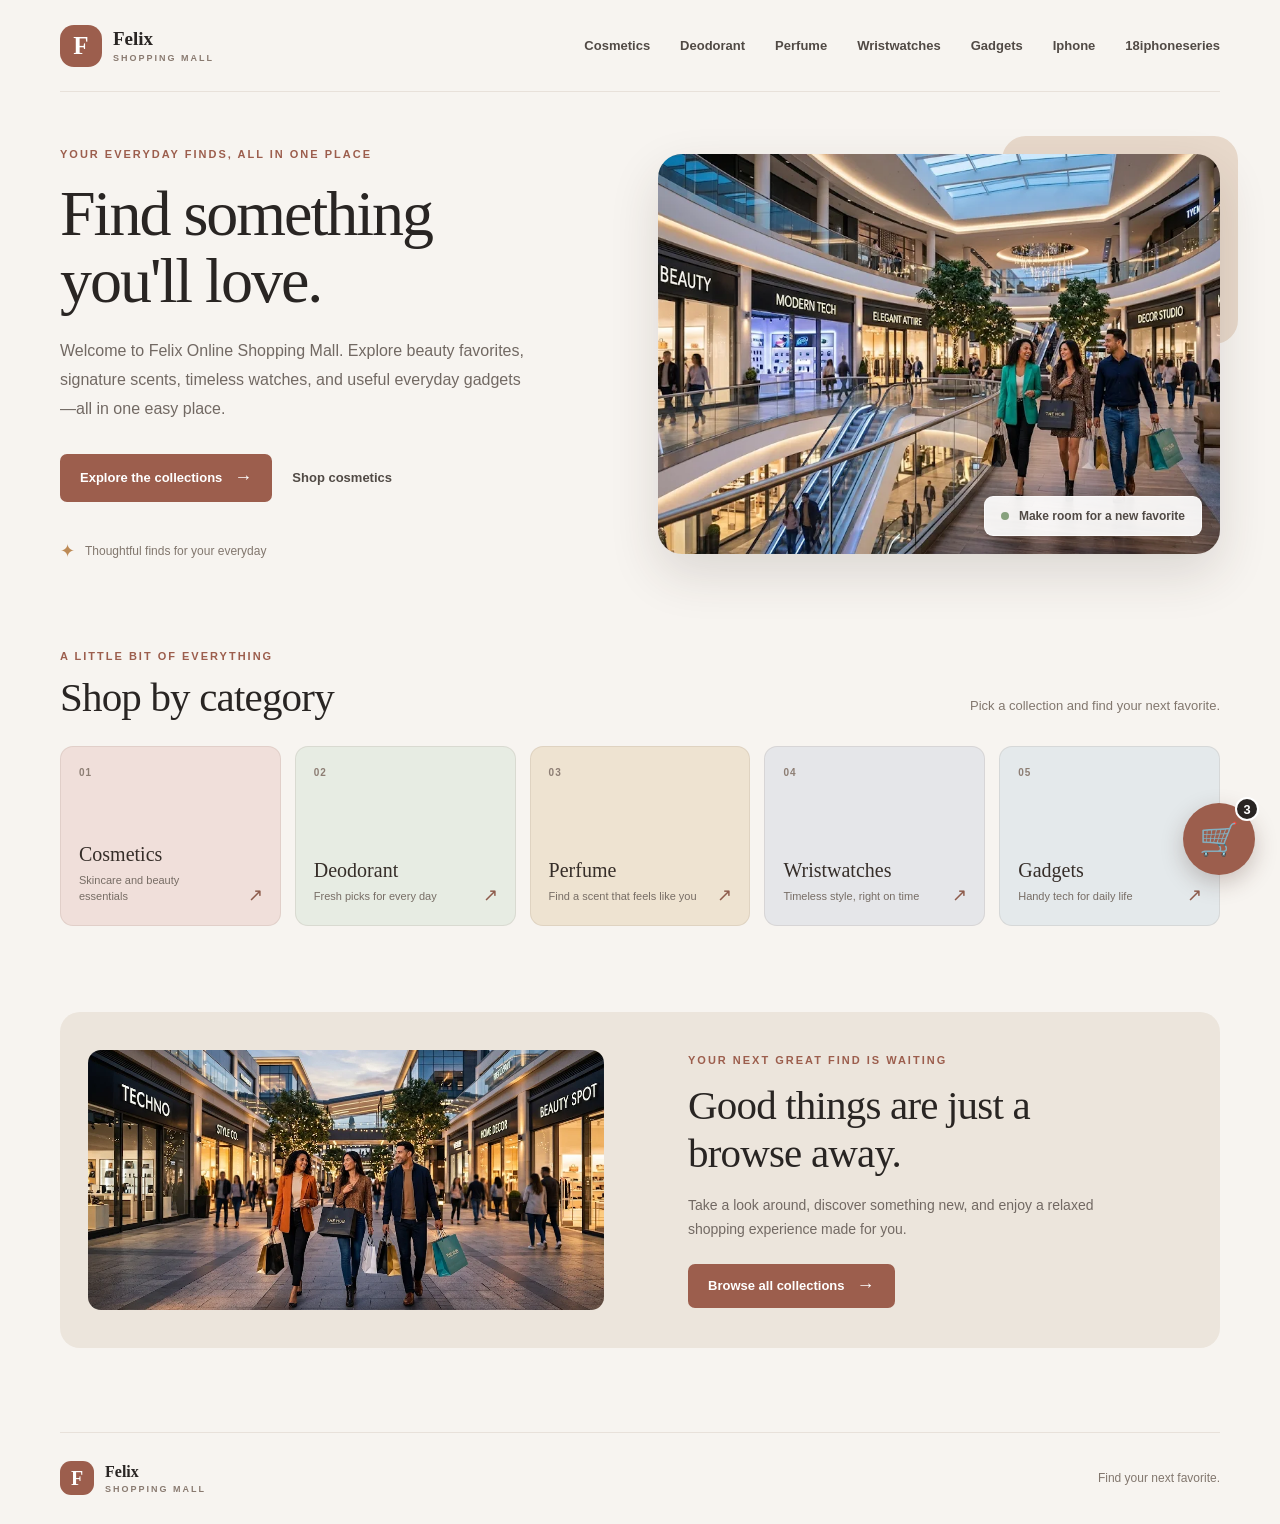
<file: index.html>
<!DOCTYPE html>
<html lang="en">
<head>
    <meta charset="UTF-8">
    <meta name="viewport" content="width=device-width, initial-scale=1">
    <title>Felix Online Shopping Mall</title>
    <link rel="stylesheet" href="style.css">
</head>
<body class="home-page">
    <header class="home-header">
        <a class="home-brand" href="index.html" aria-label="Felix Shopping Mall home">
            <span class="home-brand-mark" aria-hidden="true">F</span>
            <span class="home-brand-name">Felix<span>SHOPPING MALL</span></span>
        </a>
        <nav class="home-nav" aria-label="Shop categories">
            <a href="cosmetics.html">Cosmetics</a>
            <a href="deodorant.html">Deodorant</a>
            <a href="perfume.html">Perfume</a>
            <a href="wristwatch.html">Wristwatches</a>
            <a href="gadget.html">Gadgets</a>
            <a href="iphone.html">Iphone</a>
            <a href="18promax.html">18iphoneseries</a>
        </nav>
    </header>

    <main>
        <section class="home-hero">
            <div class="home-hero-copy">
                <p class="home-eyebrow">YOUR EVERYDAY FINDS, ALL IN ONE PLACE</p>
                <h1>Find something you'll love.</h1>
                <p class="home-intro">Welcome to Felix Online Shopping Mall. Explore beauty favorites, signature scents, timeless watches, and useful everyday gadgets—all in one easy place.</p>
                <div class="home-hero-actions">
                    <a class="home-primary-link" href="#categories">Explore the collections <span aria-hidden="true">→</span></a>
                    <a class="home-secondary-link" href="cosmetics.html">Shop cosmetics</a>
                </div>
                <div class="home-highlight">
                    <span class="home-highlight-icon" aria-hidden="true">✦</span>
                    <span>Thoughtful finds for your everyday</span>
                </div>
            </div>
            <div class="home-hero-visual">
                <img src="image/secondpiconline.webp" alt="Shoppers exploring a bright modern shopping mall">
                <div class="home-image-caption">
                    <span class="home-caption-dot" aria-hidden="true"></span>
                    <span>Make room for a new favorite</span>
                </div>
            </div>
        </section>

        <section class="home-categories" id="categories" aria-labelledby="categories-title">
            <div class="home-section-heading">
                <div>
                    <p class="home-eyebrow">A LITTLE BIT OF EVERYTHING</p>
                    <h2 id="categories-title">Shop by category</h2>
                </div>
                <p>Pick a collection and find your next favorite.</p>
            </div>
            <div class="home-category-grid">
                <a class="home-category-card home-category-beauty" href="cosmetics.html">
                    <span class="home-category-number">01</span>
                    <span class="home-category-title">Cosmetics</span>
                    <span class="home-category-description">Skincare and beauty essentials</span>
                    <span class="home-category-arrow" aria-hidden="true">↗</span>
                </a>
                <a class="home-category-card home-category-fresh" href="deodorant.html">
                    <span class="home-category-number">02</span>
                    <span class="home-category-title">Deodorant</span>
                    <span class="home-category-description">Fresh picks for every day</span>
                    <span class="home-category-arrow" aria-hidden="true">↗</span>
                </a>
                <a class="home-category-card home-category-scent" href="perfume.html">
                    <span class="home-category-number">03</span>
                    <span class="home-category-title">Perfume</span>
                    <span class="home-category-description">Find a scent that feels like you</span>
                    <span class="home-category-arrow" aria-hidden="true">↗</span>
                </a>
                <a class="home-category-card home-category-time" href="wristwatch.html">
                    <span class="home-category-number">04</span>
                    <span class="home-category-title">Wristwatches</span>
                    <span class="home-category-description">Timeless style, right on time</span>
                    <span class="home-category-arrow" aria-hidden="true">↗</span>
                </a>
                <a class="home-category-card home-category-tech" href="gadget.html">
                    <span class="home-category-number">05</span>
                    <span class="home-category-title">Gadgets</span>
                    <span class="home-category-description">Handy tech for daily life</span>
                    <span class="home-category-arrow" aria-hidden="true">↗</span>
                </a>
            </div>
        </section>

        <section class="home-promo">
            <img src="image/onlineshop.webp" alt="Friends enjoying a day of shopping together">
            <div class="home-promo-copy">
                <p class="home-eyebrow">YOUR NEXT GREAT FIND IS WAITING</p>
                <h2>Good things are just a browse away.</h2>
                <p>Take a look around, discover something new, and enjoy a relaxed shopping experience made for you.</p>
                <a class="home-primary-link" href="#categories">Browse all collections <span aria-hidden="true">→</span></a>
            </div>
        </section>
    </main>

    <footer class="home-footer">
        <a class="home-brand home-footer-brand" href="index.html">
            <span class="home-brand-mark" aria-hidden="true">F</span>
            <span class="home-brand-name">Felix<span>SHOPPING MALL</span></span>
        </a>
        <p>Find your next favorite.</p>
    </footer>

    <div class="floating-cart" aria-label="Shopping cart">
        <span class="cart-icon">🛒</span>
        <span class="cart-count">3</span>
    </div>
</body>
</html>
</file>
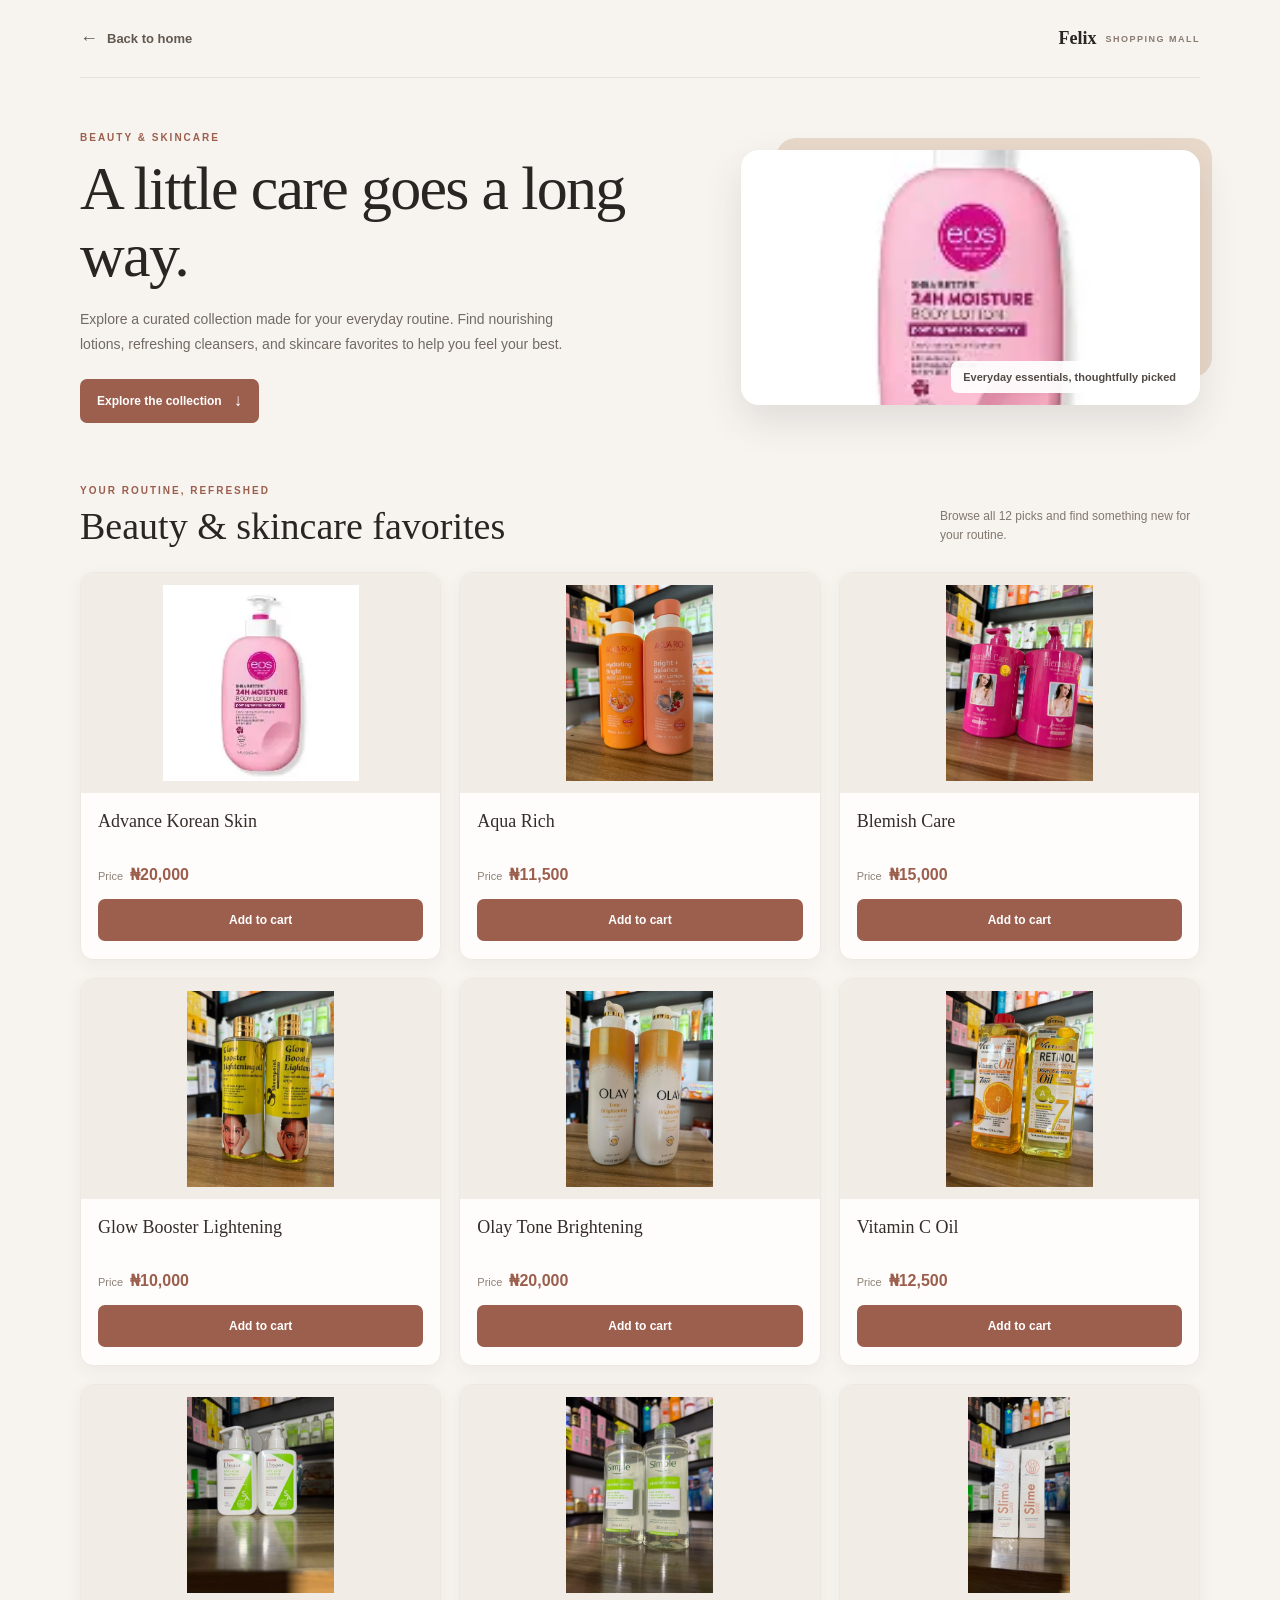
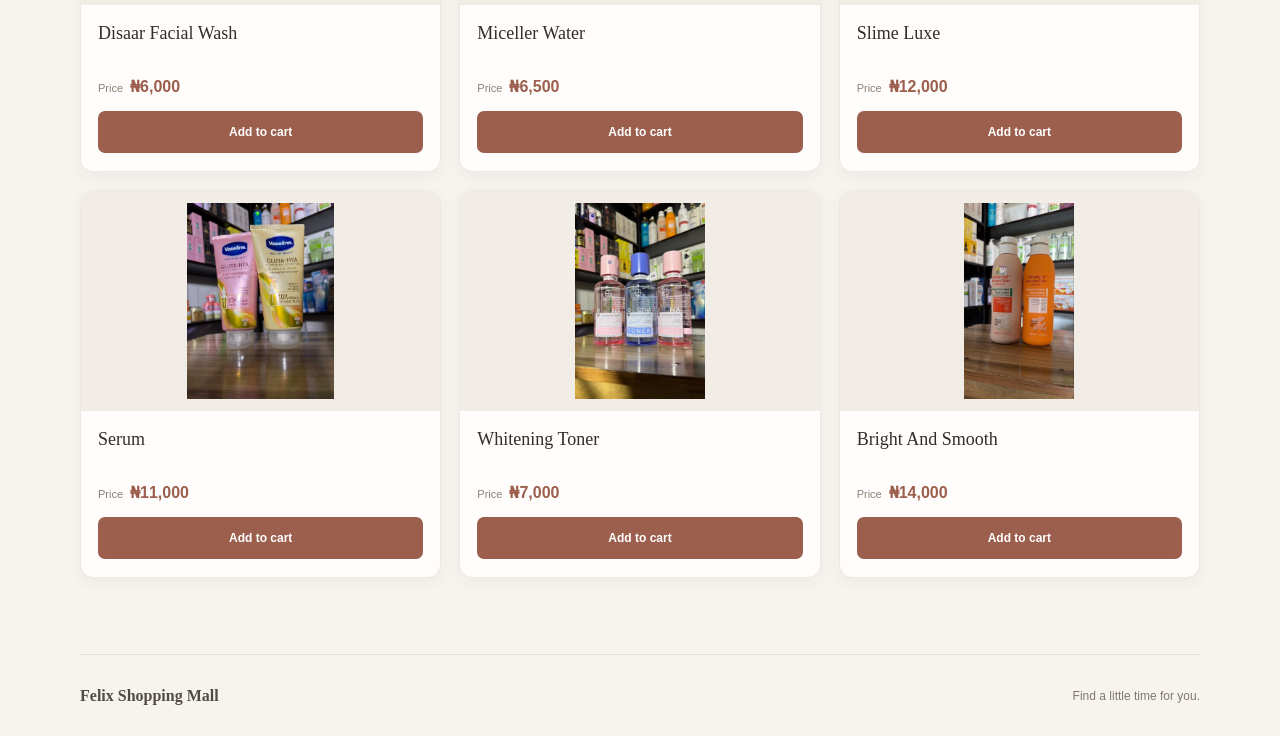
<file: cosmetics.html>
<!DOCTYPE html>
<html lang="en">
<head>
    <meta charset="UTF-8">
    <meta name="viewport" content="width=device-width, initial-scale=1">
    <title>Body Lotion Collection | Felix Shopping Mall</title>
    <link rel="stylesheet" href="style.css">
    <script src="js/cart.js"></script>
</head>
<body class="cosmetics-page">
    <header class="cosmetics-header">
        <a class="cosmetics-back-link" href="index.html"><span aria-hidden="true">←</span> Back to home</a>
        <a class="cosmetics-brand" href="index.html">Felix <span>SHOPPING MALL</span></a>
    </header>

    <main class="cosmetics-main">
        <section class="cosmetics-hero">
            <div class="cosmetics-hero-copy">
                <p class="cosmetics-eyebrow">BEAUTY & SKINCARE</p>
                <h1>A little care goes a long way.</h1>
                <p>Explore a curated collection made for your everyday routine. Find nourishing lotions, refreshing cleansers, and skincare favorites to help you feel your best.</p>
                <a class="cosmetics-hero-link" href="#products">Explore the collection <span aria-hidden="true">↓</span></a>
            </div>
            <div class="cosmetics-hero-image">
                <img src="image/onlinecream.webp" alt="Skincare product from the Felix beauty collection">
                <span>Everyday essentials, thoughtfully picked</span>
            </div>
        </section>

        <section class="cosmetics-products" id="products" aria-labelledby="cosmetics-products-title">
            <div class="cosmetics-section-heading">
                <div>
                    <p class="cosmetics-eyebrow">YOUR ROUTINE, REFRESHED</p>
                    <h2 id="cosmetics-products-title">Beauty & skincare favorites</h2>
                </div>
                <p>Browse all 12 picks and find something new for your routine.</p>
            </div>

            <div class="cosmetics-grid">
                <article class="cosmetics-product-card">
                    <img src="image/onlinecream.webp" alt="Advance Korean Skin" class="cosmetics-product-image">
                    <div class="cosmetics-product-info">
                        <h3>Advance Korean Skin</h3>
                        <p class="cosmetics-price"><span>Price</span> ₦20,000</p>
                        <button class="cart-button" onclick="addToCart('Advance Korean Skin', this)">Add to cart</button>
                    </div>
                </article>
                <article class="cosmetics-product-card">
                    <img src="image/aqua rich.jpg" alt="Aqua Rich" class="cosmetics-product-image">
                    <div class="cosmetics-product-info">
                        <h3>Aqua Rich</h3>
                        <p class="cosmetics-price"><span>Price</span> ₦11,500</p>
                        <button class="cart-button" onclick="addToCart('Aqua Rich', this)">Add to cart</button>
                    </div>
                </article>
                <article class="cosmetics-product-card">
                    <img src="image/blemish care.jpg" alt="Blemish Care" class="cosmetics-product-image">
                    <div class="cosmetics-product-info">
                        <h3>Blemish Care</h3>
                        <p class="cosmetics-price"><span>Price</span> ₦15,000</p>
                        <button class="cart-button" onclick="addToCart('Blemish Care', this)">Add to cart</button>
                    </div>
                </article>
                <article class="cosmetics-product-card">
                    <img src="image/glow booster lightening.jpg" alt="Glow Booster Lightening" class="cosmetics-product-image">
                    <div class="cosmetics-product-info">
                        <h3>Glow Booster Lightening</h3>
                        <p class="cosmetics-price"><span>Price</span> ₦10,000</p>
                        <button class="cart-button" onclick="addToCart('Glow Booster Lightening', this)">Add to cart</button>
                    </div>
                </article>
                <article class="cosmetics-product-card">
                    <img src="image/olay.jpg" alt="Olay Tone Brightening" class="cosmetics-product-image">
                    <div class="cosmetics-product-info">
                        <h3>Olay Tone Brightening</h3>
                        <p class="cosmetics-price"><span>Price</span> ₦20,000</p>
                        <button class="cart-button" onclick="addToCart('Olay Tone Brigtening', this)">Add to cart</button>
                    </div>
                </article>
                <article class="cosmetics-product-card">
                    <img src="image/victamin c oil.jpg" alt="Vitamin C Oil" class="cosmetics-product-image">
                    <div class="cosmetics-product-info">
                        <h3>Vitamin C Oil</h3>
                        <p class="cosmetics-price"><span>Price</span> ₦12,500</p>
                        <button class="cart-button" onclick="addToCart('Victamin C Oil', this)">Add to cart</button>
                    </div>
                </article>
                <article class="cosmetics-product-card">
                    <img src="image/disaar anti acne facial wash.jpg" alt="Disaar Facial Wash" class="cosmetics-product-image">
                    <div class="cosmetics-product-info">
                        <h3>Disaar Facial Wash</h3>
                        <p class="cosmetics-price"><span>Price</span> ₦6,000</p>
                        <button class="cart-button" onclick="addToCart('Disaar Facial Wash', this)">Add to cart</button>
                    </div>
                </article>
                <article class="cosmetics-product-card">
                    <img src="image/miceller water.jpg" alt="Miceller Water" class="cosmetics-product-image">
                    <div class="cosmetics-product-info">
                        <h3>Miceller Water</h3>
                        <p class="cosmetics-price"><span>Price</span> ₦6,500</p>
                        <button class="cart-button" onclick="addToCart('Miceller Water', this)">Add to cart</button>
                    </div>
                </article>
                <article class="cosmetics-product-card">
                    <img src="image/slime luxe.jpg" alt="Slime Luxe" class="cosmetics-product-image">
                    <div class="cosmetics-product-info">
                        <h3>Slime Luxe</h3>
                        <p class="cosmetics-price"><span>Price</span> ₦12,000</p>
                        <button class="cart-button" onclick="addToCart('Slime Luxe', this)">Add to cart</button>
                    </div>
                </article>
                <article class="cosmetics-product-card">
                    <img src="image/serum.jpg" alt="Serum" class="cosmetics-product-image">
                    <div class="cosmetics-product-info">
                        <h3>Serum</h3>
                        <p class="cosmetics-price"><span>Price</span> ₦11,000</p>
                        <button class="cart-button" onclick="addToCart('Serum', this)">Add to cart</button>
                    </div>
                </article>
                <article class="cosmetics-product-card">
                    <img src="image/whitening toner.jpg" alt="Whitening Toner" class="cosmetics-product-image">
                    <div class="cosmetics-product-info">
                        <h3>Whitening Toner</h3>
                        <p class="cosmetics-price"><span>Price</span> ₦7,000</p>
                        <button class="cart-button" onclick="addToCart('Whitening Toner', this)">Add to cart</button>
                    </div>
                </article>
                <article class="cosmetics-product-card">
                    <img src="image/advancekoreanskin.webp" alt="Bright And Smooth" class="cosmetics-product-image">
                    <div class="cosmetics-product-info">
                        <h3>Bright And Smooth</h3>
                        <p class="cosmetics-price"><span>Price</span> ₦14,000</p>
                        <button class="cart-button" onclick="addToCart('Bright And Smooth', this)">Add to cart</button>
                    </div>
                </article>
            </div>
        </section>
    </main>

    <footer class="cosmetics-footer">
        <a href="index.html">Felix Shopping Mall</a>
        <span>Find a little time for you.</span>
    </footer>
</body>
</html>
</file>
<file: style.css>
body {
    background-image: url('image/pix.jpg');
    margin: 0;
    padding: 20px;
    font-family: Arial, sans-serif;
}

h1 {
    color: rgb(55, 26, 184);
    text-align: left;
    font: 40px impact;
}

.cart-button {
    background-color: aqua;
    color: rgb(88, 53, 7);
    padding: 10px 20px;
    border: none;
    border-radius: 10px;
    cursor: pointer;
}

.floating-cart {
    position: fixed;
    right: 25px;
    bottom: 25px;
    width: 72px;
    height: 72px;
    border: none;
    border-radius: 50%;
    background: linear-gradient(135deg, #ff7a18, #ffb347);
    color: #fff;
    display: flex;
    align-items: center;
    justify-content: center;
    box-shadow: 0 10px 24px rgba(0, 0, 0, 0.25);
    cursor: pointer;
    z-index: 1000;
}

.cart-icon {
    font-size: 2rem;
    line-height: 1;
}

.cart-count {
    position: absolute;
    top: -6px;
    right: -4px;
    min-width: 24px;
    height: 24px;
    display: flex;
    align-items: center;
    justify-content: center;
    padding: 0 6px;
    border-radius: 50%;
    background: #1d4ed8;
    color: #fff;
    font-size: 0.8rem;
    font-weight: bold;
    border: 2px solid #fff;
}

.home-page {
    min-height: 100vh;
    padding: 0;
    background: #f7f4f0;
    color: #2c2927;
    font-family: Arial, Helvetica, sans-serif;
}

.home-page *,
.home-page *::before,
.home-page *::after {
    box-sizing: border-box;
}

.home-header,
.home-hero,
.home-categories,
.home-promo,
.home-footer {
    width: min(1160px, calc(100% - 48px));
    margin-right: auto;
    margin-left: auto;
}

.home-header {
    min-height: 92px;
    display: flex;
    align-items: center;
    justify-content: space-between;
    gap: 32px;
    border-bottom: 1px solid #e8e1da;
}

.home-brand {
    display: inline-flex;
    align-items: center;
    gap: 11px;
    color: #292523;
    text-decoration: none;
}

.home-brand-mark {
    width: 42px;
    height: 42px;
    display: grid;
    place-items: center;
    border-radius: 14px;
    background: #9c5e4d;
    color: #fff;
    font-family: Georgia, serif;
    font-size: 25px;
    font-weight: bold;
}

.home-brand-name {
    display: grid;
    gap: 3px;
    font-family: Georgia, serif;
    font-size: 19px;
    font-weight: bold;
}

.home-brand-name span {
    color: #897a70;
    font-family: Arial, Helvetica, sans-serif;
    font-size: 9px;
    font-weight: bold;
    letter-spacing: 2px;
}

.home-nav {
    display: flex;
    align-items: center;
    gap: clamp(14px, 2.4vw, 30px);
}

.home-nav a {
    color: #514a45;
    font-size: 13px;
    font-weight: bold;
    text-decoration: none;
    transition: color 160ms ease;
}

.home-nav a:hover {
    color: #9c5e4d;
}

.home-hero {
    min-height: 530px;
    display: grid;
    grid-template-columns: 0.95fr 1.05fr;
    align-items: center;
    gap: clamp(38px, 7vw, 90px);
    padding-top: 54px;
    padding-bottom: 70px;
}

.home-hero-copy {
    max-width: 500px;
}

.home-eyebrow {
    margin: 0 0 17px;
    color: #9c5e4d;
    font-size: 11px;
    font-weight: bold;
    letter-spacing: 2px;
    line-height: 1.5;
}

.home-hero h1 {
    margin: 0;
    color: #292523;
    font-family: Georgia, 'Times New Roman', serif;
    font-size: clamp(42px, 5vw, 68px);
    font-weight: normal;
    letter-spacing: -2px;
    line-height: 1.06;
}

.home-intro {
    max-width: 470px;
    margin: 22px 0 0;
    color: #726963;
    font-size: 16px;
    line-height: 1.8;
}

.home-hero-actions {
    display: flex;
    align-items: center;
    flex-wrap: wrap;
    gap: 20px;
    margin-top: 30px;
}

.home-primary-link,
.home-secondary-link {
    display: inline-flex;
    align-items: center;
    gap: 12px;
    min-height: 48px;
    color: #fff;
    font-size: 13px;
    font-weight: bold;
    text-decoration: none;
}

.home-primary-link {
    padding: 0 20px;
    border-radius: 7px;
    background: #9c5e4d;
    transition: background 160ms ease, transform 160ms ease;
}

.home-primary-link:hover {
    transform: translateY(-2px);
    background: #814a3c;
}

.home-primary-link span {
    font-size: 18px;
}

.home-secondary-link {
    min-height: 44px;
    color: #514a45;
}

.home-secondary-link:hover {
    color: #9c5e4d;
}

.home-highlight {
    display: flex;
    align-items: center;
    gap: 10px;
    margin-top: 38px;
    color: #82776e;
    font-size: 12px;
}

.home-highlight-icon {
    color: #bd8a55;
    font-size: 18px;
}

.home-hero-visual {
    position: relative;
    min-height: 380px;
}

.home-hero-visual::before {
    position: absolute;
    top: -18px;
    right: -18px;
    width: 42%;
    height: 52%;
    border-radius: 24px;
    background: #e8d9cb;
    content: "";
}

.home-hero-visual img {
    position: relative;
    width: 100%;
    height: 400px;
    display: block;
    border-radius: 24px;
    object-fit: cover;
    box-shadow: 0 20px 50px rgba(58, 42, 33, 0.14);
}

.home-image-caption {
    position: absolute;
    right: 18px;
    bottom: 18px;
    display: flex;
    align-items: center;
    gap: 10px;
    padding: 12px 16px;
    border: 1px solid rgba(255, 255, 255, 0.65);
    border-radius: 9px;
    background: rgba(255, 255, 255, 0.92);
    color: #514a45;
    font-size: 12px;
    font-weight: bold;
    box-shadow: 0 5px 20px rgba(58, 42, 33, 0.12);
}

.home-caption-dot {
    width: 8px;
    height: 8px;
    border-radius: 50%;
    background: #87a17d;
}

.home-categories {
    padding-top: 16px;
    padding-bottom: 86px;
}

.home-section-heading {
    display: flex;
    align-items: flex-end;
    justify-content: space-between;
    gap: 24px;
    margin-bottom: 25px;
}

.home-section-heading .home-eyebrow {
    margin-bottom: 9px;
}

.home-section-heading h2,
.home-promo h2 {
    margin: 0;
    color: #292523;
    font-family: Georgia, 'Times New Roman', serif;
    font-size: clamp(30px, 3.2vw, 42px);
    font-weight: normal;
    letter-spacing: -0.8px;
}

.home-section-heading > p {
    max-width: 270px;
    margin: 0 0 4px;
    color: #82776e;
    font-size: 13px;
    line-height: 1.6;
}

.home-category-grid {
    display: grid;
    grid-template-columns: repeat(5, minmax(0, 1fr));
    gap: 14px;
}

.home-category-card {
    position: relative;
    min-height: 180px;
    display: flex;
    flex-direction: column;
    align-items: flex-start;
    padding: 20px 18px;
    overflow: hidden;
    border: 1px solid rgba(117, 91, 73, 0.12);
    border-radius: 13px;
    color: #362e29;
    text-decoration: none;
    transition: transform 170ms ease, box-shadow 170ms ease;
}

.home-category-card:hover {
    transform: translateY(-4px);
    box-shadow: 0 12px 24px rgba(58, 42, 33, 0.1);
}

.home-category-beauty {
    background: #f0dfda;
}

.home-category-fresh {
    background: #e7ece3;
}

.home-category-scent {
    background: #eee3d1;
}

.home-category-time {
    background: #e5e6e9;
}

.home-category-tech {
    background: #e4e9eb;
}

.home-category-number {
    margin-bottom: auto;
    color: #8d7e74;
    font-size: 10px;
    font-weight: bold;
    letter-spacing: 1px;
}

.home-category-title {
    margin-top: 20px;
    font-family: Georgia, 'Times New Roman', serif;
    font-size: 20px;
}

.home-category-description {
    max-width: 150px;
    margin-top: 7px;
    color: #776d65;
    font-size: 11px;
    line-height: 1.45;
}

.home-category-arrow {
    position: absolute;
    right: 17px;
    bottom: 19px;
    color: #8e5c4c;
    font-size: 18px;
}

.home-promo {
    min-height: 300px;
    display: grid;
    grid-template-columns: 1fr 1fr;
    align-items: center;
    gap: clamp(28px, 6vw, 72px);
    margin-bottom: 84px;
    padding: 28px;
    border-radius: 20px;
    background: #ece5dc;
}

.home-promo img {
    width: 100%;
    height: 260px;
    display: block;
    border-radius: 13px;
    object-fit: cover;
}

.home-promo-copy {
    max-width: 430px;
    padding: 12px;
}

.home-promo .home-eyebrow {
    margin-bottom: 12px;
}

.home-promo-copy > p:not(.home-eyebrow) {
    margin: 16px 0 22px;
    color: #726963;
    font-size: 14px;
    line-height: 1.75;
}

.home-promo .home-primary-link {
    min-height: 44px;
}

.home-footer {
    min-height: 92px;
    display: flex;
    align-items: center;
    justify-content: space-between;
    gap: 20px;
    border-top: 1px solid #e8e1da;
}

.home-footer-brand .home-brand-mark {
    width: 34px;
    height: 34px;
    border-radius: 11px;
    font-size: 20px;
}

.home-footer-brand .home-brand-name {
    font-size: 16px;
}

.home-footer > p {
    color: #82776e;
    font-size: 12px;
}

.home-page .floating-cart {
    border: 0;
    background: #9c5e4d;
    box-shadow: 0 8px 22px rgba(72, 43, 35, 0.25);
}

.home-page .cart-count {
    background: #292523;
}

.home-page a:focus-visible {
    outline: 3px solid #bd8a55;
    outline-offset: 4px;
}

@media (max-width: 900px) {
    .home-header {
        align-items: flex-start;
        flex-direction: column;
        justify-content: center;
        gap: 15px;
        padding-top: 18px;
        padding-bottom: 18px;
    }

    .home-nav {
        width: 100%;
        justify-content: space-between;
        flex-wrap: wrap;
        gap: 12px 18px;
    }

    .home-hero {
        min-height: 0;
        grid-template-columns: 1fr 1fr;
        gap: 32px;
        padding-top: 50px;
        padding-bottom: 62px;
    }

    .home-hero-visual,
    .home-hero-visual img {
        min-height: 300px;
        height: 330px;
    }

    .home-category-grid {
        grid-template-columns: repeat(3, minmax(0, 1fr));
    }
}

@media (max-width: 600px) {
    .home-header,
    .home-hero,
    .home-categories,
    .home-promo,
    .home-footer {
        width: min(100% - 32px, 480px);
    }

    .home-header {
        min-height: 0;
        padding-top: 16px;
        padding-bottom: 16px;
    }

    .home-nav {
        justify-content: flex-start;
        gap: 10px 18px;
    }

    .home-nav a {
        font-size: 12px;
    }

    .home-hero {
        grid-template-columns: 1fr;
        gap: 28px;
        padding-top: 42px;
        padding-bottom: 55px;
    }

    .home-hero h1 {
        font-size: 46px;
    }

    .home-intro {
        font-size: 14px;
    }

    .home-highlight {
        margin-top: 25px;
    }

    .home-hero-visual,
    .home-hero-visual img {
        min-height: 240px;
        height: 270px;
    }

    .home-image-caption {
        right: 10px;
        bottom: 10px;
        padding: 10px 12px;
        font-size: 11px;
    }

    .home-section-heading {
        align-items: flex-start;
        flex-direction: column;
        gap: 8px;
    }

    .home-category-grid {
        grid-template-columns: repeat(2, minmax(0, 1fr));
        gap: 10px;
    }

    .home-category-card {
        min-height: 165px;
        padding: 16px 14px;
    }

    .home-category-title {
        font-size: 18px;
    }

    .home-promo {
        grid-template-columns: 1fr;
        gap: 20px;
        margin-bottom: 55px;
        padding: 16px;
    }

    .home-promo img {
        height: 220px;
    }

    .home-promo-copy {
        padding: 4px;
    }

    .home-footer {
        min-height: 78px;
    }
}

.cosmetics-page {
    min-height: 100vh;
    padding: 0;
    background: #f7f4f0;
    color: #2c2927;
    font-family: Arial, Helvetica, sans-serif;
}

.cosmetics-page *,
.cosmetics-page *::before,
.cosmetics-page *::after {
    box-sizing: border-box;
}

.cosmetics-header,
.cosmetics-main,
.cosmetics-footer {
    width: min(1120px, calc(100% - 48px));
    margin-right: auto;
    margin-left: auto;
}

.cosmetics-header {
    min-height: 78px;
    display: flex;
    align-items: center;
    justify-content: space-between;
    border-bottom: 1px solid #e8e1da;
}

.cosmetics-back-link {
    display: inline-flex;
    align-items: center;
    gap: 9px;
    color: #625850;
    font-size: 13px;
    font-weight: bold;
    text-decoration: none;
}

.cosmetics-back-link:hover,
.cosmetics-footer a:hover {
    color: #9c5e4d;
}

.cosmetics-back-link span {
    font-size: 18px;
}

.cosmetics-brand {
    display: flex;
    align-items: center;
    gap: 9px;
    color: #292523;
    font-family: Georgia, 'Times New Roman', serif;
    font-size: 18px;
    font-weight: bold;
    text-decoration: none;
}

.cosmetics-brand span {
    color: #897a70;
    font-family: Arial, Helvetica, sans-serif;
    font-size: 9px;
    letter-spacing: 1.5px;
}

.cosmetics-hero {
    min-height: 360px;
    display: grid;
    grid-template-columns: 1fr 0.8fr;
    align-items: center;
    gap: clamp(32px, 7vw, 88px);
    padding-top: 54px;
    padding-bottom: 62px;
}

.cosmetics-hero-copy {
    max-width: 560px;
}

.cosmetics-eyebrow {
    margin: 0 0 12px;
    color: #9c5e4d;
    font-size: 10px;
    font-weight: bold;
    letter-spacing: 2px;
}

.cosmetics-hero h1 {
    margin: 0;
    color: #292523;
    font-family: Georgia, 'Times New Roman', serif;
    font-size: clamp(42px, 5vw, 62px);
    font-weight: normal;
    letter-spacing: -1.7px;
    line-height: 1.08;
}

.cosmetics-hero-copy > p:not(.cosmetics-eyebrow) {
    max-width: 500px;
    margin: 18px 0 22px;
    color: #726963;
    font-size: 14px;
    line-height: 1.8;
}

.cosmetics-hero-link {
    display: inline-flex;
    align-items: center;
    gap: 12px;
    min-height: 44px;
    padding: 0 17px;
    border-radius: 7px;
    background: #9c5e4d;
    color: #fff;
    font-size: 12px;
    font-weight: bold;
    text-decoration: none;
}

.cosmetics-hero-link:hover {
    background: #814a3c;
}

.cosmetics-hero-link span {
    font-size: 17px;
}

.cosmetics-hero-image {
    position: relative;
    min-height: 255px;
}

.cosmetics-hero-image::before {
    position: absolute;
    inset: -12px -12px 28px 35px;
    border-radius: 20px;
    background: #e8d9cb;
    content: "";
}

.cosmetics-hero-image img {
    position: relative;
    width: 100%;
    height: 255px;
    display: block;
    border-radius: 18px;
    object-fit: cover;
    box-shadow: 0 16px 38px rgba(58, 42, 33, 0.12);
}

.cosmetics-hero-image > span {
    position: absolute;
    right: 12px;
    bottom: 12px;
    padding: 10px 12px;
    border-radius: 7px;
    background: rgba(255, 255, 255, 0.93);
    color: #514a45;
    font-size: 11px;
    font-weight: bold;
}

.cosmetics-products {
    padding-bottom: 76px;
}

.cosmetics-section-heading {
    display: flex;
    align-items: flex-end;
    justify-content: space-between;
    gap: 20px;
    margin-bottom: 24px;
}

.cosmetics-section-heading .cosmetics-eyebrow {
    margin-bottom: 8px;
}

.cosmetics-section-heading h2 {
    margin: 0;
    color: #292523;
    font-family: Georgia, 'Times New Roman', serif;
    font-size: clamp(28px, 3vw, 38px);
    font-weight: normal;
}

.cosmetics-section-heading > p {
    max-width: 260px;
    margin: 0 0 3px;
    color: #82776e;
    font-size: 12px;
    line-height: 1.6;
}

.cosmetics-grid {
    display: grid;
    grid-template-columns: repeat(3, minmax(0, 1fr));
    gap: 18px;
}

.cosmetics-product-card {
    min-width: 0;
    overflow: hidden;
    border: 1px solid #eee8e2;
    border-radius: 13px;
    background: #fffdfb;
    box-shadow: 0 5px 16px rgba(58, 42, 33, 0.05);
    transition: transform 170ms ease, box-shadow 170ms ease;
}

.cosmetics-product-card:hover {
    transform: translateY(-4px);
    box-shadow: 0 13px 26px rgba(58, 42, 33, 0.11);
}

.cosmetics-product-image {
    width: 100%;
    height: 220px;
    display: block;
    padding: 12px;
    background: #f1ece6;
    object-fit: contain;
}

.cosmetics-product-info {
    padding: 16px 17px 18px;
}

.cosmetics-product-info h3 {
    min-height: 46px;
    margin: 0;
    color: #342d29;
    font-family: Georgia, 'Times New Roman', serif;
    font-size: 18px;
    font-weight: normal;
    line-height: 1.35;
}

.cosmetics-price {
    display: flex;
    align-items: baseline;
    gap: 7px;
    margin: 10px 0 15px;
    color: #9c5e4d;
    font-size: 16px;
    font-weight: bold;
}

.cosmetics-price span {
    color: #8d8177;
    font-size: 11px;
    font-weight: normal;
}

.cosmetics-page .cart-button {
    width: 100%;
    min-height: 42px;
    padding: 9px 14px;
    border-radius: 7px;
    background: #9c5e4d;
    color: #fff;
    font-size: 12px;
    font-weight: bold;
    transition: background 160ms ease;
}

.cosmetics-page .cart-button:hover {
    background: #814a3c;
}

.cosmetics-page a:focus-visible,
.cosmetics-page button:focus-visible {
    outline: 3px solid #bd8a55;
    outline-offset: 3px;
}

.cosmetics-footer {
    min-height: 82px;
    display: flex;
    align-items: center;
    justify-content: space-between;
    gap: 20px;
    border-top: 1px solid #e8e1da;
    color: #82776e;
    font-size: 12px;
}

.cosmetics-footer a {
    color: #514a45;
    font-family: Georgia, 'Times New Roman', serif;
    font-size: 16px;
    font-weight: bold;
    text-decoration: none;
}

@media (max-width: 800px) {
    .cosmetics-hero {
        grid-template-columns: 1fr 0.85fr;
        gap: 28px;
    }

    .cosmetics-grid {
        grid-template-columns: repeat(2, minmax(0, 1fr));
    }
}

@media (max-width: 560px) {
    .cosmetics-header,
    .cosmetics-main,
    .cosmetics-footer {
        width: calc(100% - 32px);
    }

    .cosmetics-header {
        min-height: 68px;
    }

    .cosmetics-brand {
        flex-direction: column;
        align-items: flex-end;
        gap: 2px;
        font-size: 15px;
    }

    .cosmetics-brand span {
        font-size: 7px;
    }

    .cosmetics-hero {
        grid-template-columns: 1fr;
        gap: 28px;
        padding-top: 40px;
        padding-bottom: 48px;
    }

    .cosmetics-hero h1 {
        font-size: 44px;
    }

    .cosmetics-hero-image {
        min-height: 220px;
    }

    .cosmetics-hero-image img {
        height: 220px;
    }

    .cosmetics-section-heading {
        align-items: flex-start;
        flex-direction: column;
        gap: 8px;
    }

    .cosmetics-grid {
        gap: 11px;
    }

    .cosmetics-product-image {
        height: 170px;
        padding: 8px;
    }

    .cosmetics-product-info {
        padding: 12px;
    }

    .cosmetics-product-info h3 {
        min-height: 48px;
        font-size: 16px;
    }

    .cosmetics-price {
        font-size: 14px;
    }
}

.catalog-page {
    min-height: 100vh;
    padding: 0;
    background: #f7f4f0;
    color: #2c2927;
    font-family: Arial, Helvetica, sans-serif;
}

.catalog-page *,
.catalog-page *::before,
.catalog-page *::after {
    box-sizing: border-box;
}

.catalog-header,
.catalog-main,
.catalog-footer {
    width: min(1120px, calc(100% - 48px));
    margin-right: auto;
    margin-left: auto;
}

.catalog-header {
    min-height: 78px;
    display: flex;
    align-items: center;
    justify-content: space-between;
    border-bottom: 1px solid #e8e1da;
}

.catalog-back-link {
    display: inline-flex;
    align-items: center;
    gap: 9px;
    color: #625850;
    font-size: 13px;
    font-weight: bold;
    text-decoration: none;
}

.catalog-back-link:hover,
.catalog-footer a:hover {
    color: #9c5e4d;
}

.catalog-back-link span {
    font-size: 18px;
}

.catalog-brand {
    display: flex;
    align-items: center;
    gap: 9px;
    color: #292523;
    font-family: Georgia, 'Times New Roman', serif;
    font-size: 18px;
    font-weight: bold;
    text-decoration: none;
}

.catalog-brand span {
    color: #897a70;
    font-family: Arial, Helvetica, sans-serif;
    font-size: 9px;
    letter-spacing: 1.5px;
}

.catalog-hero {
    min-height: 365px;
    display: grid;
    grid-template-columns: 1fr 0.75fr;
    align-items: center;
    gap: clamp(32px, 7vw, 88px);
    padding-top: 54px;
    padding-bottom: 60px;
}

.catalog-hero-copy {
    max-width: 560px;
}

.catalog-eyebrow {
    margin: 0 0 12px;
    color: #9c5e4d;
    font-size: 10px;
    font-weight: bold;
    letter-spacing: 2px;
}

.catalog-hero h1 {
    margin: 0;
    color: #292523;
    font-family: Georgia, 'Times New Roman', serif;
    font-size: clamp(40px, 5vw, 60px);
    font-weight: normal;
    letter-spacing: -1.6px;
    line-height: 1.08;
}

.catalog-hero-copy > p:not(.catalog-eyebrow) {
    max-width: 500px;
    margin: 18px 0 22px;
    color: #726963;
    font-size: 14px;
    line-height: 1.8;
}

.catalog-hero-link {
    display: inline-flex;
    align-items: center;
    gap: 12px;
    min-height: 44px;
    padding: 0 17px;
    border-radius: 7px;
    background: #9c5e4d;
    color: #fff;
    font-size: 12px;
    font-weight: bold;
    text-decoration: none;
}

.catalog-hero-link:hover {
    background: #814a3c;
}

.catalog-hero-link span {
    font-size: 17px;
}

.catalog-feature {
    min-height: 260px;
    display: flex;
    flex-direction: column;
    align-items: flex-start;
    justify-content: center;
    padding: clamp(24px, 4vw, 44px);
    overflow: hidden;
    border: 1px solid rgba(117, 91, 73, 0.12);
    border-radius: 20px;
    background: #e7ece3;
}

.catalog-feature-fresh {
    background: #e7ece3;
}

.catalog-feature-tech {
    background: #e4e9eb;
}

.catalog-feature-sparkle {
    margin-bottom: 20px;
    color: #9c5e4d;
    font-size: 30px;
    line-height: 1;
}

.catalog-feature-label {
    color: #82776e;
    font-size: 9px;
    font-weight: bold;
    letter-spacing: 1.8px;
}

.catalog-feature strong {
    margin-top: 10px;
    color: #342d29;
    font-family: Georgia, 'Times New Roman', serif;
    font-size: clamp(32px, 4vw, 46px);
    font-weight: normal;
    letter-spacing: -1px;
    line-height: 1.08;
}

.catalog-feature-note {
    margin-top: 19px;
    color: #726963;
    font-size: 11px;
}

.catalog-products {
    padding-bottom: 76px;
}

.catalog-section-heading {
    display: flex;
    align-items: flex-end;
    justify-content: space-between;
    gap: 20px;
    margin-bottom: 24px;
}

.catalog-section-heading .catalog-eyebrow {
    margin-bottom: 8px;
}

.catalog-section-heading h2 {
    margin: 0;
    color: #292523;
    font-family: Georgia, 'Times New Roman', serif;
    font-size: clamp(28px, 3vw, 38px);
    font-weight: normal;
}

.catalog-section-heading > p {
    max-width: 270px;
    margin: 0 0 3px;
    color: #82776e;
    font-size: 12px;
    line-height: 1.6;
}

.catalog-grid {
    display: grid;
    grid-template-columns: repeat(3, minmax(0, 1fr));
    gap: 18px;
}

.catalog-product-card {
    min-width: 0;
    overflow: hidden;
    border: 1px solid #eee8e2;
    border-radius: 13px;
    background: #fffdfb;
    box-shadow: 0 5px 16px rgba(58, 42, 33, 0.05);
    transition: transform 170ms ease, box-shadow 170ms ease;
}

.catalog-product-card:hover {
    transform: translateY(-4px);
    box-shadow: 0 13px 26px rgba(58, 42, 33, 0.11);
}

.catalog-product-card > img {
    width: 100%;
    height: 220px;
    display: block;
    padding: 12px;
    background: #f1ece6;
    object-fit: contain;
}

.catalog-product-info {
    padding: 16px 17px 18px;
}

.catalog-product-info h3 {
    min-height: 48px;
    margin: 0;
    color: #342d29;
    font-family: Georgia, 'Times New Roman', serif;
    font-size: 17px;
    font-weight: normal;
    line-height: 1.4;
}

.catalog-price {
    display: flex;
    align-items: baseline;
    gap: 7px;
    margin: 10px 0 15px;
    color: #9c5e4d;
    font-size: 16px;
    font-weight: bold;
}

.catalog-price span {
    color: #8d8177;
    font-size: 11px;
    font-weight: normal;
}

.catalog-page .cart-button {
    width: 100%;
    min-height: 42px;
    padding: 9px 14px;
    border-radius: 7px;
    background: #9c5e4d;
    color: #fff;
    font-size: 12px;
    font-weight: bold;
    transition: background 160ms ease;
}

.catalog-page .cart-button:hover {
    background: #814a3c;
}

.catalog-page a:focus-visible,
.catalog-page button:focus-visible {
    outline: 3px solid #bd8a55;
    outline-offset: 3px;
}

.catalog-footer {
    min-height: 82px;
    display: flex;
    align-items: center;
    justify-content: space-between;
    gap: 20px;
    border-top: 1px solid #e8e1da;
    color: #82776e;
    font-size: 12px;
}

.catalog-footer a {
    color: #514a45;
    font-family: Georgia, 'Times New Roman', serif;
    font-size: 16px;
    font-weight: bold;
    text-decoration: none;
}

@media (max-width: 800px) {
    .catalog-hero {
        grid-template-columns: 1fr 0.8fr;
        gap: 28px;
    }

    .catalog-grid {
        grid-template-columns: repeat(2, minmax(0, 1fr));
    }
}

@media (max-width: 560px) {
    .catalog-header,
    .catalog-main,
    .catalog-footer {
        width: calc(100% - 32px);
    }

    .catalog-header {
        min-height: 68px;
    }

    .catalog-brand {
        flex-direction: column;
        align-items: flex-end;
        gap: 2px;
        font-size: 15px;
    }

    .catalog-brand span {
        font-size: 7px;
    }

    .catalog-hero {
        min-height: 0;
        grid-template-columns: 1fr;
        gap: 26px;
        padding-top: 40px;
        padding-bottom: 48px;
    }

    .catalog-hero h1 {
        font-size: 43px;
    }

    .catalog-feature {
        min-height: 205px;
        padding: 25px;
    }

    .catalog-feature strong {
        font-size: 38px;
    }

    .catalog-section-heading {
        align-items: flex-start;
        flex-direction: column;
        gap: 8px;
    }

    .catalog-grid {
        gap: 11px;
    }

    .catalog-product-card > img {
        height: 170px;
        padding: 8px;
    }

    .catalog-product-info {
        padding: 12px;
    }

    .catalog-product-info h3 {
        min-height: 60px;
        font-size: 15px;
    }

    .catalog-price {
        font-size: 14px;
    }
}

@media (max-width: 360px) {
    .catalog-grid {
        grid-template-columns: 1fr;
    }
}

.iphone-price-note {
    margin: -7px 0 22px;
    padding: 14px 16px;
    border-left: 3px solid #9c5e4d;
    border-radius: 0 8px 8px 0;
    background: #eee8e2;
    color: #625850;
    font-size: 12px;
    line-height: 1.65;
}

.iphone-product-card .catalog-product-info {
    display: flex;
    flex-direction: column;
}

.iphone-product-card .iphone-size-label {
    margin: 0 0 7px;
    color: #897a70;
    font-size: 9px;
    font-weight: bold;
    letter-spacing: 1.3px;
}

.iphone-product-card .catalog-product-info h3 {
    min-height: 0;
}

.iphone-product-card .catalog-price {
    margin-bottom: 4px;
}

.iphone-naira-price {
    margin: 0 0 14px;
    color: #9c5e4d;
    font-size: 19px;
    font-weight: bold;
}

.iphone-color-options {
    min-width: 0;
    margin: 0 0 14px;
    padding: 0;
    border: 0;
}

.iphone-color-options legend {
    margin-bottom: 8px;
    color: #625850;
    font-size: 11px;
    font-weight: bold;
}

.iphone-color-swatches {
    display: flex;
    flex-wrap: wrap;
    gap: 8px 10px;
}

.iphone-color-swatches input {
    position: absolute;
    width: 1px;
    height: 1px;
    overflow: hidden;
    clip: rect(0, 0, 0, 0);
    white-space: nowrap;
    clip-path: inset(50%);
}

.iphone-color-swatches label {
    display: inline-flex;
    align-items: center;
    gap: 5px;
    color: #625850;
    font-size: 10px;
    cursor: pointer;
}

.iphone-swatch-chip {
    width: 17px;
    height: 17px;
    display: inline-block;
    border: 1px solid rgba(52, 45, 41, 0.18);
    border-radius: 50%;
}

.iphone-swatch-burgundy {
    background: #702f39;
}

.iphone-swatch-glacier {
    background: #cbd8db;
}

.iphone-swatch-silver {
    background: #d8d8d4;
}

.iphone-swatch-black {
    background: #262626;
}

.iphone-swatch-night-sky {
    background: #303744;
}

.iphone-swatch-star-white {
    background: #f5f2eb;
}

.iphone-color-swatches input:checked + label .iphone-swatch-chip {
    box-shadow: 0 0 0 2px #fffdfb, 0 0 0 4px #9c5e4d;
}

.iphone-color-swatches input:focus-visible + label {
    outline: 2px solid #bd8a55;
    outline-offset: 3px;
}

.iphone-product-card .cart-button {
    margin-top: auto;
}

@media (max-width: 560px) {
    .iphone-price-note {
        font-size: 11px;
    }

    .iphone-product-card .catalog-product-info h3 {
        min-height: 0;
        font-size: 15px;
    }

    .iphone-naira-price {
        font-size: 16px;
    }
}
</file>
